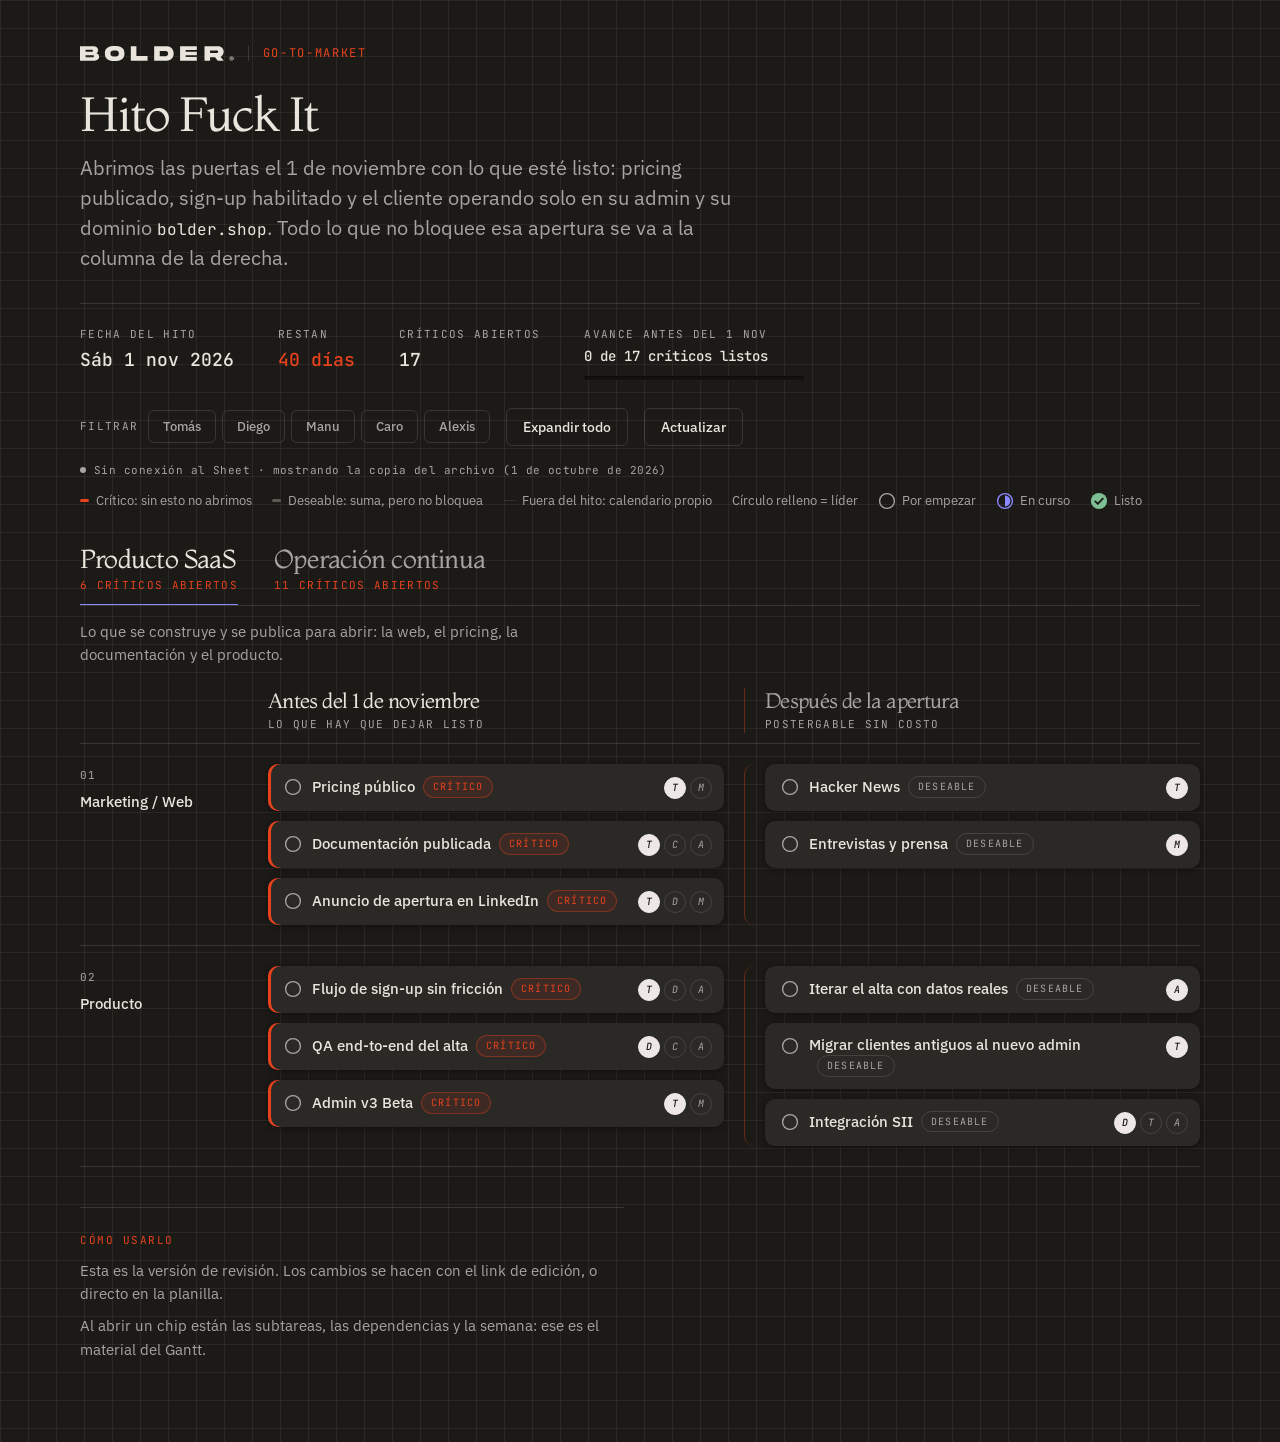
<file: index.html>
<!doctype html>
<html lang="es">
<head>
<meta charset="utf-8">
<meta name="viewport" content="width=device-width, initial-scale=1, viewport-fit=cover">
<title>Hito Fuck It — Bolder</title>
<meta name="description" content="Tablero de la apertura de Bolder: 1 de noviembre de 2026.">
<link rel="preconnect" href="https://fonts.googleapis.com">
<link rel="preconnect" href="https://fonts.gstatic.com" crossorigin>
<link rel="stylesheet" href="https://fonts.googleapis.com/css2?family=IBM+Plex+Sans:wght@400;500;600&family=JetBrains+Mono:wght@400;500&family=Montaga&display=swap">
<style>
html, body { margin: 0; }
img, svg { max-width: 100%; }
[hidden] { display: none !important; }
/* ============================================================
   Tablero Hito Fuck It — sobre el design language de Bolder
   Superficie única oscura: base --ink, paneles --ink-soft, wells #141311.
   ============================================================ */

:root {
  color-scheme: dark;

  /* Core */
  --ink: #1B1A17;
  --bone: #EDE8E6;
  --white: #FFFFFF;
  --ember: #E8421D;
  --indigo: #4F46E5;

  /* Washed */
  --ember-washed: #CB6352;
  --indigo-soft: #8B87FF;
  --indigo-hover: #5B54F0;
  --ink-soft: #2A2925;
  --well: #141311;

  /* Semantic */
  --text: #E9E4DC;
  --muted: #a7a5a2;
  --line: rgba(233, 228, 220, .14);
  --line-faint: rgba(233, 228, 220, .07);
  --ember-line: rgba(232, 66, 29, .38);
  --ember-fill: rgba(232, 66, 29, .10);

  /* Avance. --ok es el verde "valid" del manual; --ok-soft es su versión
     aclarada para leerse sobre superficie oscura (derivado, no está en DESIGN.md). */
  --ok: #3D7A4E;
  --ok-soft: #7DBE93;
  --doing-wash: rgba(104, 101, 169, .28);
  --done-wash: rgba(61, 122, 78, .22);

  /* Tipografía */
  --font-display: "Flecha M", "Flecha S", "Montaga", Georgia, serif;
  --font-body: "IBM Plex Sans", -apple-system, BlinkMacSystemFont, "Segoe UI", sans-serif;
  --font-mono: "JetBrains Mono", ui-monospace, SFMono-Regular, Menlo, monospace;

  /* Forma */
  --radius: 6px;
  --radius-panel: 10px;
  --radius-overlay: 14px;

  /* Elevación */
  --shadow-panel: 0 1px 6px rgba(0, 0, 0, .45);
  --shadow-float: 0 18px 40px -16px rgba(0, 0, 0, .6);
  --shadow-heavy: 0 30px 80px rgba(0, 0, 0, .55);
  --well-inset: inset 0 1px 2px rgba(0, 0, 0, .45);

  --measure: 34em;
  --arrive: cubic-bezier(.16, 1, .3, 1);
}

* { box-sizing: border-box; }

body {
  background-color: var(--ink);
  background-image:
    linear-gradient(var(--line-faint) 1px, transparent 1px),
    linear-gradient(90deg, var(--line-faint) 1px, transparent 1px);
  background-size: 28px 28px;
  color: var(--text);
  font-family: var(--font-body);
  font-size: 16px;
  line-height: 1.55;
  -webkit-font-smoothing: antialiased;
}

button:focus-visible, a:focus-visible, select:focus-visible {
  outline: 2px solid var(--indigo-soft);
  outline-offset: 2px;
}

.wrap {
  max-width: 1200px;
  margin: 0 auto;
  padding-inline: 40px;
  padding-block: 44px 72px;
}

/* ---------- cabecera ---------- */
.brand { display: flex; align-items: center; gap: 14px; margin-bottom: 26px; }
.brand svg { height: 15px; width: auto; color: var(--text); display: block; }
.brand .sep { width: 1px; height: 15px; background: var(--line); }
.eyebrow {
  font-family: var(--font-mono);
  font-size: 12px;
  font-weight: 400;
  letter-spacing: .14em;
  text-transform: uppercase;
  color: var(--ember);
  margin: 0;
}

h1 {
  font-family: var(--font-display);
  font-weight: 400;
  font-size: clamp(36px, 5vw, 48px);
  line-height: 1.05;
  letter-spacing: -.03em;
  margin: 0;
  text-wrap: balance;
}
.lede {
  margin: 14px 0 0;
  max-width: var(--measure);
  font-size: 20px;
  line-height: 1.5;
  color: var(--muted);
}
.mono { font-family: var(--font-mono); font-size: 16px; color: var(--text); }

/* ---------- metadatos ---------- */
.meta {
  display: flex;
  flex-wrap: wrap;
  gap: 14px 44px;
  margin-top: 30px;
  padding-top: 22px;
  border-top: 1px solid var(--line);
}
.meta div { display: flex; flex-direction: column; gap: 3px; }
.meta .k {
  font-family: var(--font-mono);
  font-size: 11px;
  letter-spacing: .12em;
  text-transform: uppercase;
  color: var(--muted);
}
.meta .v {
  font-family: var(--font-mono);
  font-weight: 500;
  font-size: 18px;
  font-variant-numeric: tabular-nums;
  color: var(--text);
}
.meta .v.hot { color: var(--ember); }

/* ---------- controles ---------- */
.controls { display: flex; flex-wrap: wrap; align-items: center; gap: 8px 16px; margin-top: 28px; }
.filters { display: flex; flex-wrap: wrap; align-items: center; gap: 6px; }
.filters .k {
  font-family: var(--font-mono);
  font-size: 11px;
  letter-spacing: .12em;
  text-transform: uppercase;
  color: var(--muted);
  margin-right: 4px;
}

.btn {
  font-family: var(--font-body);
  font-weight: 500;
  font-size: 14px;
  padding: 9px 16px;
  border-radius: var(--radius);
  border: 1px solid transparent;
  cursor: pointer;
  transition: all .18s;
  text-decoration: none;
  display: inline-block;
}
.btn:active { transform: scale(.98); }
.btn-indigo { background: var(--indigo); color: #fff; }
.btn-indigo:hover { background: var(--indigo-hover); }
.btn-ghost { background: transparent; color: var(--text); border-color: var(--line); }
.btn-ghost:hover { border-color: rgba(233, 228, 220, .3); }
.btn-quiet {
  background: transparent;
  color: var(--muted);
  border-color: var(--line);
  padding: 7px 14px;
  font-size: 13px;
}
.btn-quiet:hover { color: var(--text); border-color: rgba(233, 228, 220, .3); }
.btn-quiet[aria-pressed="true"] { background: var(--indigo); border-color: var(--indigo); color: #fff; }

/* ---------- estado de sincronía ---------- */
.syncline {
  display: flex;
  align-items: center;
  gap: 8px;
  margin-top: 16px;
  font-family: var(--font-mono);
  font-size: 11px;
  letter-spacing: .04em;
  color: var(--muted);
}
.syncdot { width: 6px; height: 6px; border-radius: 50%; background: var(--muted); flex-shrink: 0; }
.syncdot.live { background: var(--ember-washed); }

/* ---------- leyenda ---------- */
.legend {
  display: flex;
  flex-wrap: wrap;
  gap: 8px 20px;
  margin-top: 12px;
  font-size: 13px;
  color: var(--muted);
}
.legend span { display: inline-flex; align-items: center; gap: 7px; }
.swatch { width: 9px; height: 3px; border-radius: 2px; display: inline-block; }
.swatch.c { background: var(--ember); }
.swatch.d { background: rgba(233, 228, 220, .32); }
.legend .mk { display: inline-flex; align-items: center; gap: 6px; }
.legend .mk svg { display: block; }
.legend .mk[data-mark="doing"] svg { color: var(--indigo-soft); }
.legend .mk[data-mark="done"] svg { color: var(--ok-soft); }
.swatch.o { background: transparent; border-top: 1px dashed var(--line); height: 0; width: 12px; }

/* ---------- pestañas ---------- */
.tabs {
  display: flex;
  gap: 8px 36px;
  margin-top: 34px;
  border-bottom: 1px solid var(--line);
  overflow-x: auto;
  scrollbar-width: none;
}
.tabs::-webkit-scrollbar { display: none; }
.tab {
  flex-shrink: 0;
  display: flex;
  flex-direction: column;
  align-items: flex-start;
  gap: 4px;
  padding: 0 0 12px;
  margin-bottom: -1px;
  background: none;
  border: 0;
  border-bottom: 2px solid transparent;
  cursor: pointer;
  text-align: left;
  color: var(--muted);
  transition: color .18s, border-color .18s;
}
.tab:hover { color: var(--text); }
.tab[aria-selected="true"] { color: var(--text); border-bottom-color: var(--indigo-soft); }
.tab-name {
  font-family: var(--font-display);
  font-weight: 400;
  font-size: 26px;
  line-height: 1.1;
  letter-spacing: -.03em;
}
.tab .cnt {
  font-family: var(--font-mono);
  font-size: 11px;
  letter-spacing: .12em;
  text-transform: uppercase;
  color: var(--ember);
}
.tab .cnt.zero { color: var(--ok-soft); }
.tabnote { margin: 14px 0 0; font-size: 15px; color: var(--muted); max-width: var(--measure); min-height: 1.55em; }

/* ---------- progreso ---------- */
.meta .prog { min-width: 220px; }
.bar { height: 4px; width: 100%; border-radius: 4px; background: var(--well); box-shadow: var(--well-inset); overflow: hidden; margin-top: 5px; }
.bar i { display: block; height: 100%; width: 0; background: var(--ok-soft); border-radius: 4px; transition: width .4s var(--arrive); }
.meta .prog .v { font-size: 14px; }

.loading { margin: 40px 0; font-family: var(--font-mono); font-size: 12px; letter-spacing: .04em; color: var(--muted); }

/* ---------- aviso ---------- */
.toast {
  position: fixed;
  left: 50%;
  bottom: 24px;
  transform: translate(-50%, 12px);
  max-width: min(480px, calc(100vw - 32px));
  background: var(--ink-soft);
  color: var(--text);
  font-size: 14px;
  padding: 12px 18px;
  border-radius: var(--radius-panel);
  box-shadow: var(--shadow-float);
  opacity: 0;
  pointer-events: none;
  transition: opacity .2s, transform .3s var(--arrive);
  z-index: 60;
}
.toast.on { opacity: 1; transform: translate(-50%, 0); }

/* ---------- tablero ---------- */
.board { margin-top: 22px; }
.colhead {
  display: grid;
  grid-template-columns: 168px 1fr 1fr;
  gap: 0 20px;
  align-items: end;
  padding-bottom: 10px;
}
.colhead h2 {
  font-family: var(--font-display);
  font-weight: 400;
  font-size: 21px;
  letter-spacing: -.03em;
  line-height: 1.15;
  margin: 0;
  color: var(--text);
}
.colhead .sub {
  display: block;
  font-family: var(--font-mono);
  font-size: 11px;
  letter-spacing: .12em;
  text-transform: uppercase;
  color: var(--muted);
  margin-top: 4px;
}
.colhead .later h2 { color: var(--muted); }
.deadline-col { padding-left: 20px; border-left: 1px solid var(--ember-line); }

.lane {
  display: grid;
  grid-template-columns: 168px 1fr 1fr;
  gap: 0 20px;
  padding: 20px 0;
  border-top: 1px solid var(--line);
}
.lane:last-of-type { border-bottom: 1px solid var(--line); }
.lane-name { padding-top: 3px; }
.lane-name .n {
  display: block;
  font-family: var(--font-mono);
  font-size: 11px;
  letter-spacing: .12em;
  color: var(--muted);
  margin-bottom: 5px;
}
.lane-name .nm { font-size: 15px; font-weight: 500; line-height: 1.3; color: var(--text); }

.col { display: flex; flex-direction: column; gap: 10px; min-width: 0; min-height: 48px; border-radius: var(--radius-panel); }
.col.later { padding-left: 20px; border-left: 1px solid var(--ember-line); }
.col.dragover { background: rgba(79, 70, 229, .1); outline: 1px dashed var(--indigo-soft); outline-offset: 4px; }

.addhere {
  font-family: var(--font-body);
  font-size: 13px;
  color: var(--muted);
  background: transparent;
  border: 1px dashed var(--line);
  border-radius: var(--radius);
  padding: 9px 12px;
  cursor: pointer;
  text-align: left;
  transition: all .18s;
}
.addhere:hover { color: var(--indigo-soft); border-color: var(--indigo-soft); }

/* ---------- chips ---------- */
.chip {
  --drop: 0 0 0 0 transparent;
  --edge: inset 0 0 0 0 transparent;
  --ring: inset 0 0 0 0 transparent;
  background: var(--ink-soft);
  border-radius: var(--radius-panel);
  box-shadow: var(--drop), var(--edge), var(--ring), var(--shadow-panel);
  overflow: hidden;
  transition: opacity .18s, box-shadow .18s, background-color .18s;
}
/* El borde ember marca lo crítico que sigue abierto; al estar Listo se apaga. */
.chip.crit:not(.av-done) { --edge: inset 3px 0 0 var(--ember); }
.chip.av-doing {
  background: linear-gradient(var(--doing-wash), var(--doing-wash)), var(--ink-soft);
  --ring: inset 0 0 0 1px rgba(139, 135, 255, .32);
}
.chip.av-done {
  background: linear-gradient(var(--done-wash), var(--done-wash)), var(--ink-soft);
  --ring: inset 0 0 0 1px rgba(125, 190, 147, .30);
}
.chip.av-done .chip-title { color: var(--muted); }
.chip.out { background: transparent; border: 1px dashed var(--line); box-shadow: none; }
.chip.out.dropbefore { box-shadow: var(--drop); }
.chip.dim { opacity: .26; }
.chip.dragging { opacity: .4; }
.chip.dropbefore { --drop: 0 -3px 0 -1px var(--indigo-soft); }

/* ---------- marca de avance ---------- */
.mark {
  width: 22px;
  height: 22px;
  flex-shrink: 0;
  display: grid;
  place-items: center;
  padding: 0;
  margin-top: 0;
  background: transparent;
  border: 0;
  border-radius: 50%;
  color: var(--muted);
}
.mark svg { display: block; }
.mark.av-doing { color: var(--indigo-soft); }
.mark.av-done { color: var(--ok-soft); }
button.mark { cursor: pointer; transition: transform .18s var(--arrive), color .18s; }
button.mark:hover { transform: scale(1.12); }
button.mark:active { transform: scale(.94); }

.chip-head { display: flex; align-items: flex-start; gap: 8px; padding: 12px 12px 12px 14px; }
.chip-open {
  flex: 1;
  min-width: 0;
  display: flex;
  align-items: flex-start;
  gap: 12px;
  text-align: left;
  font: inherit;
  color: inherit;
  background: none;
  border: 0;
  padding: 0;
  cursor: pointer;
}
.chip-title { flex: 1; min-width: 0; font-size: 15px; font-weight: 500; line-height: 1.35; }
.chip.out .chip-title { color: var(--muted); font-weight: 400; }

.badge {
  display: inline-block;
  font-family: var(--font-mono);
  font-size: 10px;
  font-weight: 400;
  letter-spacing: .12em;
  text-transform: uppercase;
  padding: 3px 9px;
  border-radius: 100px;
  border: 1px solid var(--line);
  color: var(--muted);
  margin-left: 8px;
  vertical-align: 2px;
  white-space: nowrap;
}
.badge.crit { color: var(--ember); border-color: var(--ember-line); background: var(--ember-fill); }
.badge.out { border-color: transparent; padding-left: 0; }

.people { display: flex; gap: 4px; flex-shrink: 0; padding-top: 1px; }
.who {
  width: 22px;
  height: 22px;
  border-radius: 50%;
  display: grid;
  place-items: center;
  font-family: var(--font-mono);
  font-size: 10px;
  border: 1px solid var(--line);
  color: var(--muted);
  background: transparent;
}
.who.lead { background: var(--bone); border-color: var(--bone); color: var(--ink); font-weight: 500; }

.chip-tools { display: flex; gap: 2px; flex-shrink: 0; align-self: flex-start; }
.tool {
  width: 24px;
  height: 22px;
  display: grid;
  place-items: center;
  font-size: 12px;
  line-height: 1;
  color: var(--muted);
  background: transparent;
  border: 1px solid transparent;
  border-radius: 4px;
  cursor: pointer;
  transition: all .18s;
}
.tool:hover { color: var(--indigo-soft); border-color: var(--line); }
.grip { color: var(--muted); font-size: 13px; line-height: 1.4; cursor: grab; user-select: none; opacity: .55; }
.grip:active { cursor: grabbing; }

.detail {
  border-top: 1px solid var(--line);
  padding: 14px;
  background: var(--well);
  box-shadow: var(--well-inset);
  font-size: 14px;
}
.detail ul { margin: 0; padding-left: 18px; display: flex; flex-direction: column; gap: 6px; }
.detail li { color: var(--muted); }
.detail li b { color: var(--text); font-weight: 500; }
.detail .empty { color: var(--muted); font-style: italic; margin: 0; }
.facts {
  display: flex;
  flex-wrap: wrap;
  gap: 5px 20px;
  margin-top: 13px;
  padding-top: 12px;
  border-top: 1px solid var(--line);
  font-family: var(--font-mono);
  font-size: 11px;
  color: var(--muted);
}
.facts b { color: var(--text); font-weight: 400; }

/* ---------- editor ---------- */
.overlay {
  position: fixed;
  inset: 0;
  background: rgba(10, 9, 8, .72);
  display: flex;
  align-items: flex-start;
  justify-content: center;
  padding: 32px 20px;
  overflow-y: auto;
  z-index: 50;
}
.sheet {
  background: var(--ink-soft);
  border-radius: var(--radius-overlay);
  box-shadow: var(--shadow-heavy);
  width: 100%;
  max-width: 540px;
  padding: 26px;
}
.sheet h2 {
  font-family: var(--font-display);
  font-weight: 400;
  font-size: 26px;
  letter-spacing: -.03em;
  margin: 0 0 20px;
}
.field { display: flex; flex-direction: column; gap: 6px; margin-bottom: 16px; }
.field > label, .grouplabel {
  font-family: var(--font-mono);
  font-size: 11px;
  letter-spacing: .12em;
  text-transform: uppercase;
  color: var(--muted);
}
.field input[type="text"], .field select, .field textarea, .ptable {
  font-family: var(--font-body);
  font-size: 15px;
  color: var(--text);
  background: var(--well);
  border: 1px solid rgba(233, 228, 220, .12);
  border-radius: var(--radius);
  box-shadow: var(--well-inset);
  padding: 10px 12px;
  width: 100%;
  transition: border-color 150ms linear, background-color 150ms linear, box-shadow 150ms linear;
}
.field input[type="text"], .field select { height: 42px; }
.field input[type="text"]:focus, .field select:focus, .field textarea:focus {
  border-color: var(--indigo-soft);
  background: var(--ink-soft);
  box-shadow: none;
  outline: none;
}
.field textarea { min-height: 96px; resize: vertical; line-height: 1.5; }
.two { display: grid; grid-template-columns: 1fr 1fr; gap: 14px; }
.hint { font-size: 13px; color: var(--muted); }
.ptable { display: flex; flex-direction: column; gap: 4px; padding: 10px 12px; }
.prow { display: grid; grid-template-columns: 1fr auto; align-items: center; gap: 12px; font-size: 15px; }
.prow label { display: flex; align-items: center; gap: 8px; cursor: pointer; }
.prow .leadlab { font-family: var(--font-mono); font-size: 11px; letter-spacing: .08em; color: var(--muted); }
.prow input { accent-color: var(--indigo); }
.sheet-actions {
  display: flex;
  flex-wrap: wrap;
  gap: 8px;
  margin-top: 22px;
  padding-top: 20px;
  border-top: 1px solid var(--line);
}
.sheet-actions .spacer { flex: 1; }
.btn-danger {
  font-family: var(--font-body);
  font-weight: 500;
  font-size: 14px;
  color: var(--ember-washed);
  background: transparent;
  border: 1px solid var(--line);
  border-radius: var(--radius);
  padding: 9px 16px;
  cursor: pointer;
  transition: all .18s;
}
.btn-danger:hover { border-color: var(--ember-line); color: var(--ember); }

/* ---------- pie ---------- */
.notes { margin-top: 40px; padding-top: 24px; border-top: 1px solid var(--line); max-width: var(--measure); }
.notes h3 {
  font-family: var(--font-mono);
  font-size: 11px;
  font-weight: 400;
  letter-spacing: .14em;
  text-transform: uppercase;
  color: var(--ember);
  margin: 0 0 10px;
}
.notes p { font-size: 15px; color: var(--muted); margin: 0 0 9px; }
.notes b { color: var(--text); font-weight: 500; }

/* ---------- responsive ---------- */
@media (max-width: 860px) {
  .wrap { padding-inline: 20px; }
  .colhead { display: none; }
  .lane { grid-template-columns: 1fr; gap: 14px; padding: 24px 0; }
  .col.later, .deadline-col { padding-left: 0; border-left: 0; }
  .col::before {
    font-family: var(--font-mono);
    font-size: 10px;
    letter-spacing: .12em;
    text-transform: uppercase;
    color: var(--muted);
  }
  .col.before::before { content: "Antes del 1 nov"; color: var(--ember); }
  .col.later::before { content: "Después de la apertura"; padding-top: 6px; border-top: 1px solid var(--ember-line); }
  .two { grid-template-columns: 1fr; }
  .lede { font-size: 18px; }
  .tab-name { font-size: 22px; }
  .tabs { gap: 8px 24px; margin-inline: -20px; padding-inline: 20px; }
}

@media (prefers-reduced-motion: reduce) {
  * { transition: none !important; animation: none !important; }
  .btn:active { transform: none; }
}
</style>
</head>
<body>
<div class="wrap">
  <div class="brand">
    <svg viewBox="0 0 43.395592 4.235487" role="img" aria-label="Bolder" fill="currentColor">
      <g transform="translate(-285.21888,-132.3525)">
        <g transform="matrix(1.494811,0,0,1.494811,-1636.2061,-543.18687)">
          <path d="m 1286.4496,454.05103 v -0.36172 h 1.4167 c 0.091,0 0.1647,0.0904 0.1647,0.18086 0,0.0904 -0.074,0.18086 -0.1647,0.18086 z m 1.2197,-1.41673 c 0.091,0 0.1648,0.0904 0.1648,0.18086 0,0.0904 -0.074,0.18288 -0.1648,0.18288 h -1.2197 v -0.36374 z m 0.84,0.66315 c 0.1929,-0.12258 0.3135,-0.32152 0.3135,-0.58075 0.01,-0.47024 -0.3899,-0.72545 -0.8581,-0.72344 h -2.5681 v 2.70083 h 2.7671 c 0.4641,0 0.8621,-0.2532 0.8561,-0.72544 0,-0.33962 -0.205,-0.57273 -0.5105,-0.6712 z"/>
          <path d="m 1291.9461,451.92293 c -1.0168,0.002 -1.8488,0.29539 -1.8447,1.31826 v 0.19693 c 0,1.02086 0.8279,1.31625 1.8447,1.31827 1.0149,-0.002 1.8468,-0.29741 1.8428,-1.31827 v -0.19693 c 0,-1.02085 -0.8259,-1.31826 -1.8428,-1.31826 z m 0.7897,1.44888 c 0.01,0.4421 -0.3596,0.52248 -0.7897,0.52851 -0.432,-0.006 -0.7978,-0.0864 -0.7917,-0.52851 v -0.0663 c -0.01,-0.4401 0.3597,-0.52048 0.7917,-0.52651 0.4301,0.006 0.7958,0.0864 0.7897,0.52651 z"/>
          <path d="m 1294.9951,451.98924 v 2.70084 h 3.161 V 453.834 h -2.108 v -1.84476 z"/>
          <path d="m 1302.041,453.34368 c 0,0.27129 -0.1547,0.49434 -0.4281,0.49434 h -1.1534 v -0.98869 h 1.1534 c 0.2734,0 0.4281,0.22105 0.4281,0.49435 z m -2.6345,-1.35042 v 2.70083 h 2.4034 c 0.7415,0.0102 1.2921,-0.61693 1.2861,-1.35041 0.01,-0.7375 -0.5446,-1.36046 -1.2861,-1.35042 z"/>
          <path d="m 1304.3021,454.69409 h 3.1611 v -0.6933 h -2.108 v -0.34563 h 2.108 v -0.62497 h -2.108 v -0.34565 h 2.108 v -0.69128 h -3.1611 z"/>
          <path d="m 1308.9166,451.99125 v 2.70083 h 1.0529 v -0.65913 h 0.9405 l 0.5084,0.65913 h 1.1214 l -0.5888,-0.7576 c 0.1769,-0.0824 0.3195,-0.20698 0.426,-0.36975 0.1085,-0.16478 0.1628,-0.34966 0.1628,-0.55262 0.01,-0.55867 -0.4642,-1.02689 -1.0208,-1.02086 z m 2.3371,0.78976 c 0.1286,0 0.2311,0.10248 0.2311,0.2311 0,0.0623 -0.022,0.11655 -0.068,0.16276 -0.044,0.0443 -0.099,0.0663 -0.1627,0.0663 h -1.2842 v -0.46018 z"/>
        </g>
        <g transform="matrix(0.08966637,0,0,0.08966637,262.54614,106.33259)">
          <g transform="translate(1619.0609,-1938.732)">
            <path d="m -889.85522,2271.5339 h -1.68275 v -6.6145 h 2.65641 q 1.32292,0 2.00025,0.5715 0.67734,0.5609 0.67734,1.524 0,0.6667 -0.34925,1.1641 -0.33867,0.4869 -1.00542,0.7409 l 1.69333,2.614 h -1.89441 l -1.32292,-2.2225 -0.77258,0.063 z m 0.81491,-3.429 q 0.53975,-0.042 0.8255,-0.2751 0.28575,-0.2329 0.28575,-0.7091 0,-0.8678 -1.24883,-0.8678 h -0.70908 v 1.8732 z"/>
            <circle cx="-889.01929" cy="2268.3264" r="6.0323477" fill="none" stroke="currentColor" stroke-width="1.5" stroke-linecap="round" stroke-linejoin="bevel"/>
          </g>
        </g>
      </g>
    </svg>
    <span class="sep"></span>
    <p class="eyebrow">Go-to-market</p>
  </div>

  <h1>Hito Fuck It</h1>
  <p class="lede">Abrimos las puertas el 1 de noviembre con lo que esté listo: pricing publicado, sign-up habilitado y el cliente operando solo en su admin y su dominio <span class="mono">bolder.shop</span>. Todo lo que no bloquee esa apertura se va a la columna de la derecha.</p>

  <div class="meta">
    <div><span class="k">Fecha del hito</span><span class="v">Sáb 1 nov 2026</span></div>
    <div><span class="k">Restan</span><span class="v hot" id="left">40 días</span></div>
    <div><span class="k">Críticos abiertos</span><span class="v" id="critcount">–</span></div>
    <div class="prog"><span class="k">Avance antes del 1 nov</span><span class="v" id="progtxt">–</span><div class="bar"><i id="progbar"></i></div></div>
  </div>

  <div class="controls">
    <div class="filters">
      <span class="k">Filtrar</span>
      <button class="btn btn-quiet" data-p="T" aria-pressed="false">Tomás</button>
      <button class="btn btn-quiet" data-p="D" aria-pressed="false">Diego</button>
      <button class="btn btn-quiet" data-p="M" aria-pressed="false">Manu</button>
      <button class="btn btn-quiet" data-p="C" aria-pressed="false">Caro</button>
      <button class="btn btn-quiet" data-p="A" aria-pressed="false">Alexis</button>
    </div>
    <button class="btn btn-indigo editonly" id="addBtn" hidden>+ Compromiso</button>
    <button class="btn btn-ghost" id="toggleAll" aria-pressed="false">Expandir todo</button>
    <button class="btn btn-ghost" id="refreshBtn">Actualizar</button>
  </div>

  <div class="syncline"><i class="syncdot" id="syncdot"></i><span id="syncmsg">Leyendo el Sheet…</span></div>

  <div class="legend">
    <span><i class="swatch c"></i> Crítico: sin esto no abrimos</span>
    <span><i class="swatch d"></i> Deseable: suma, pero no bloquea</span>
    <span><i class="swatch o"></i> Fuera del hito: calendario propio</span>
    <span>Círculo relleno = líder</span>
    <span class="mk" data-mark="todo">Por empezar</span>
    <span class="mk" data-mark="doing">En curso</span>
    <span class="mk" data-mark="done">Listo</span>
  </div>

  <div class="tabs" id="tabs" role="tablist" aria-label="Vistas del tablero"></div>
  <p class="tabnote" id="tabnote"></p>

  <div class="board" id="board"></div>
  <div class="toast" id="toast" role="status" aria-live="polite"></div>

  <div class="notes">
    <h3>Cómo usarlo</h3>
    <div id="usoBody">
      <p>Esta es la versión de revisión. Los cambios se hacen con el link de edición, o directo en la planilla.</p>
      <p>Al abrir un chip están las subtareas, las dependencias y la semana: ese es el material del Gantt.</p>
    </div>
  </div>
</div>

<script>
/* Copia incluida en el archivo: lo que se muestra si el Sheet no responde. */
var BUILD_DATE = "1 de octubre de 2026";
var FALLBACK_ROWS = [
 {
  "id": "mkt-pricing",
  "carril": "Marketing / Web",
  "columna": "Antes",
  "estado": "Crítico",
  "titulo": "Pricing público",
  "lider": "Tomás",
  "participantes": "Manu",
  "semana": "1–2",
  "dependencia": "Bloquea: sign-up · guion de venta · anuncio",
  "subtareas": "Manu — revisar el pricing ya trabajado: planes, límites y precios\nManu — ajustar la información que quedó desalineada\nTomás — publicar la página de pricing\nTomás — linkearla desde el sitio y desde el sign-up",
  "orden": 1,
  "avance": "Por empezar"
 },
 {
  "id": "mkt-docs",
  "carril": "Marketing / Web",
  "columna": "Antes",
  "estado": "Crítico",
  "titulo": "Documentación publicada",
  "lider": "Tomás",
  "participantes": "Caro, Alexis",
  "semana": "2–3",
  "dependencia": "Bloquea: auto-atención de soporte",
  "subtareas": "Alexis — revisión básica de la documentación de API (ya existe)\nCaro — complementar la documentación de cliente final\nTomás — publicar ambas y linkearlas desde el sitio",
  "orden": 2.5,
  "avance": "Por empezar"
 },
 {
  "id": "mkt-linkedin",
  "carril": "Marketing / Web",
  "columna": "Antes",
  "estado": "Crítico",
  "titulo": "Anuncio de apertura en LinkedIn",
  "lider": "Tomás",
  "participantes": "Diego, Manu",
  "semana": "6",
  "dependencia": "Depende de: pricing público · QA del alta",
  "subtareas": "Definir el mensaje: qué abre, para quién y qué cambia respecto de hoy\nPosts desde los perfiles de los 3 + la página de Bolder\nPublicar el 1/11, no antes",
  "orden": 4,
  "avance": "Por empezar"
 },
 {
  "id": "mkt-hn",
  "carril": "Marketing / Web",
  "columna": "Después",
  "estado": "Deseable",
  "titulo": "Hacker News",
  "lider": "Tomás",
  "participantes": "",
  "semana": "",
  "dependencia": "",
  "subtareas": "Show HN con el ángulo técnico: headless y casi 20 años de plataforma\nElegir día y hora, y tener preparadas las respuestas del hilo\nRequiere alta estable y documentación de API decente",
  "orden": 1,
  "avance": "Por empezar"
 },
 {
  "id": "mkt-prensa",
  "carril": "Marketing / Web",
  "columna": "Después",
  "estado": "Deseable",
  "titulo": "Entrevistas y prensa",
  "lider": "Manu",
  "participantes": "",
  "semana": "",
  "dependencia": "",
  "subtareas": "Lista de podcasts, medios y newsletters de ecommerce LATAM\nContactar potenciales entrevistados con el caso ya abierto",
  "orden": 2,
  "avance": "Por empezar"
 },
 {
  "id": "prod-signup",
  "carril": "Producto",
  "columna": "Antes",
  "estado": "Crítico",
  "titulo": "Flujo de sign-up sin fricción",
  "lider": "Tomás",
  "participantes": "Diego, Alexis",
  "semana": "1–4",
  "dependencia": "Ruta crítica · depende de pricing y T&C",
  "subtareas": "Revisar el flujo actual: existe, pero es básico y pasa por el equipo\nLevantar las observaciones y traspasarlas a desarrollo\nPriorizar e implementar: alta directa hasta admin + dominio bolder.shop\nIncorporar la aceptación de T&C dentro del flujo",
  "orden": 2,
  "avance": "Por empezar"
 },
 {
  "id": "prod-qa",
  "carril": "Producto",
  "columna": "Antes",
  "estado": "Crítico",
  "titulo": "QA end-to-end del alta",
  "lider": "Diego",
  "participantes": "Caro, Alexis",
  "semana": "5",
  "dependencia": "Depende de: sign-up · bloqueantes",
  "subtareas": "Alta completa sin que intervenga nadie: registro → pago → admin → tienda en dominio\nProbar en móvil y con alguien ajeno al equipo mirando\nLista de errores conocidos y acuerdo de con cuáles salimos igual",
  "orden": 4,
  "avance": "Por empezar"
 },
 {
  "id": "prod-iterar",
  "carril": "Producto",
  "columna": "Después",
  "estado": "Deseable",
  "titulo": "Iterar el alta con datos reales",
  "lider": "Alexis",
  "participantes": "",
  "semana": "",
  "dependencia": "",
  "subtareas": "Dónde abandonan los primeros clientes self-service\nAjustes de fricción con los primeros 10 registros en la mano",
  "orden": 1,
  "avance": "Por empezar"
 },
 {
  "id": "prod-migrar",
  "carril": "Producto",
  "columna": "Después",
  "estado": "Deseable",
  "titulo": "Migrar clientes antiguos al nuevo admin",
  "lider": "Tomás",
  "participantes": "",
  "semana": "",
  "dependencia": "",
  "subtareas": "Solo si no quedó como bloqueante en la semana 1\nPlan de migración por tandas, avisando a cada cliente",
  "orden": 2,
  "avance": "Por empezar"
 },
 {
  "id": "chp-soporte",
  "carril": "Customer Happiness",
  "columna": "Antes",
  "estado": "Crítico",
  "titulo": "Canalización y auto-respuestas de soporte",
  "lider": "Caro",
  "participantes": "Alexis",
  "semana": "2–5",
  "dependencia": "Depende de: documentación de cliente final",
  "subtareas": "Definir por dónde entra el cliente self-service, que no llega por Slack\nFAQ y respuestas automáticas para lo repetitivo\nReglas de derivación: qué resuelve Caro, qué va a Alexis, qué escala\nTiempo de respuesta que comprometemos y quién lo mira",
  "orden": 1,
  "avance": "Por empezar"
 },
 {
  "id": "chp-postalta",
  "carril": "Customer Happiness",
  "columna": "Después",
  "estado": "Deseable",
  "titulo": "Seguimiento post-alta",
  "lider": "Caro",
  "participantes": "Manu",
  "semana": "4–5",
  "dependencia": "Depende de: sign-up funcionando",
  "subtareas": "Quién se entera cuando entra un cliente nuevo: alerta automática a Slack\nContacto en día 1 y día 7, y qué se le pregunta en cada uno\nCriterio para pasarlo a Manu como oportunidad comercial",
  "orden": 4,
  "avance": "Por empezar"
 },
 {
  "id": "chp-deriv",
  "carril": "Customer Happiness",
  "columna": "Después",
  "estado": "Deseable",
  "titulo": "Derivación afinada con casos reales",
  "lider": "Caro",
  "participantes": "Alexis",
  "semana": "",
  "dependencia": "",
  "subtareas": "Reclasificar los tickets reales de las primeras semanas\nAutomatizar lo que se repita, no lo que suponemos que se va a repetir",
  "orden": 1,
  "avance": "Por empezar"
 },
 {
  "id": "chp-estandar",
  "carril": "Customer Happiness",
  "columna": "Después",
  "estado": "Deseable",
  "titulo": "Estándar de servicio y rol proactivo",
  "lider": "Caro",
  "participantes": "Diego",
  "semana": "",
  "dependencia": "",
  "subtareas": "Escribir el estándar antes de que el volumen lo defina solo\nEvolución del rol hacia happiness proactivo, con carga acotada",
  "orden": 2,
  "avance": "Por empezar"
 },
 {
  "id": "chp-semaforo",
  "carril": "Customer Happiness",
  "columna": "Antes",
  "estado": "Crítico",
  "titulo": "Semáforo de clientes",
  "lider": "Diego",
  "participantes": "Caro",
  "semana": "",
  "dependencia": "",
  "subtareas": "Terminar el verde / amarillo / rojo ya iniciado\nAnticipar churn de la cartera actual mientras entran los nuevos",
  "orden": 2,
  "avance": "Por empezar"
 },
 {
  "id": "sales-guion",
  "carril": "Sales / BizDev",
  "columna": "Antes",
  "estado": "Crítico",
  "titulo": "Guion de venta con pricing a la vista",
  "lider": "Manu",
  "participantes": "",
  "semana": "3–4",
  "dependencia": "Depende de: pricing público",
  "subtareas": "El discurso cambia cuando el precio es público: ajustarlo antes, no después\nRespuesta a \"¿por qué esto y no Shopify?\" con el precio en pantalla\nQué se hace con el lead que ya se dio de alta solo",
  "orden": 1,
  "avance": "Por empezar"
 },
 {
  "id": "sales-ref",
  "carril": "Sales / BizDev",
  "columna": "Antes",
  "estado": "Crítico",
  "titulo": "Estructura de referidos",
  "lider": "Manu",
  "participantes": "Diego, Caro",
  "semana": "2–3",
  "dependencia": "",
  "subtareas": "Ficha de captura: qué información se le pide a quien refiere para que sirva\nCómo y en cuánto tiempo se traspasa al agente comercial\nDónde queda registrado y quién hace el seguimiento\nCasos vivos para probarla: Canal Cero, Manuel Suárez, Entre Lagos",
  "orden": 2,
  "avance": "Por empezar"
 },
 {
  "id": "sales-out",
  "carril": "Sales / BizDev",
  "columna": "Antes",
  "estado": "Crítico",
  "titulo": "Estructura outbound con metas",
  "lider": "Manu",
  "participantes": "",
  "semana": "2–4",
  "dependencia": "",
  "subtareas": "Meta de clientes nuevos por mes, y desde ahí la cadena hacia atrás\nCuántos leads contactar, tasa de respuesta y tasa de cierre esperadas\nFuentes (WhatsApp, Google Maps) y dónde se registra cada contacto",
  "orden": 3,
  "avance": "Por empezar"
 },
 {
  "id": "sales-tracks",
  "carril": "Sales / BizDev",
  "columna": "Después",
  "estado": "Fuera del hito",
  "titulo": "Tracks comerciales en marcha",
  "lider": "Manu",
  "participantes": "Tomás, Diego",
  "semana": "",
  "dependencia": "Meta mensual propia",
  "subtareas": "Outbound (velociraptores), B2B (brontosaurios) y referidos corren con su propia meta mensual\nNo entran al Gantt del hito: solo su estructura, que está en la columna de la izquierda",
  "orden": 1,
  "avance": "Por empezar"
 },
 {
  "id": "fin-tyc",
  "carril": "Finanzas / Admin",
  "columna": "Antes",
  "estado": "Crítico",
  "titulo": "T&C y política de privacidad publicadas",
  "lider": "Diego",
  "participantes": "Tomás",
  "semana": "1–4",
  "dependencia": "Bloquea: el sign-up",
  "subtareas": "Cerrar lo que falta de los documentos, que están avanzados\nRevisión legal externa: estructura Fork y subprocesadores del DPA\nPublicarlos en el sitio y linkearlos\nAceptación explícita dentro del alta, no en un PDF aparte",
  "orden": 1,
  "avance": "Por empezar"
 },
 {
  "id": "fin-cobro",
  "carril": "Finanzas / Admin",
  "columna": "Antes",
  "estado": "Crítico",
  "titulo": "Cobro del alta self-service",
  "lider": "Diego",
  "participantes": "Tomás",
  "semana": "2–4",
  "dependencia": "Depende de: pricing definido",
  "subtareas": "El medio de pago ya está activo: definir cómo se conecta al flujo\n¿Hay trial? ¿Cuándo se cobra el primer mes? ¿Qué pasa si el cobro falla?\nEmisión del documento tributario al cliente nuevo desde el día uno",
  "orden": 2,
  "avance": "Por empezar"
 },
 {
  "id": "fin-factura",
  "carril": "Finanzas / Admin",
  "columna": "Después",
  "estado": "Deseable",
  "titulo": "Facturación automatizada",
  "lider": "Diego",
  "participantes": "",
  "semana": "",
  "dependencia": "",
  "subtareas": "Emisión y envío automáticos a toda la cartera, no solo a los nuevos\nVa después porque el volumen del primer mes se aguanta a mano",
  "orden": 1,
  "avance": "Por empezar"
 },
 {
  "id": "fin-proy",
  "carril": "Finanzas / Admin",
  "columna": "Después",
  "estado": "Deseable",
  "titulo": "Proyección y sueldos sin sobrecarga",
  "lider": "Diego",
  "participantes": "",
  "semana": "",
  "dependencia": "",
  "subtareas": "Simplificar la proyección financiera y el tracking de pagos\nActualizar la proyección de ingresos con la información comercial de todos los tracks\nRevisar el supuesto de sueldos de noviembre contra las tiendas que realmente entren",
  "orden": 2,
  "avance": "Por empezar"
 },
 {
  "id": "fin-tools",
  "carril": "Finanzas / Admin",
  "columna": "Después",
  "estado": "Deseable",
  "titulo": "Herramientas del equipo",
  "lider": "Diego",
  "participantes": "",
  "semana": "",
  "dependencia": "",
  "subtareas": "Contratar la suscripción de equipo de Claude para todas las áreas\nRevisar el plan de Slack: hoy se paga de más por los clientes incluidos",
  "orden": 3,
  "avance": "Por empezar"
 },
 {
  "id": "cmucq4d3qods",
  "carril": "Projects",
  "columna": "Antes",
  "estado": "Crítico",
  "titulo": "Ecommerce Yves Rocher",
  "lider": "Diego",
  "participantes": "Caro",
  "semana": "",
  "dependencia": "",
  "subtareas": "",
  "orden": 1,
  "avance": "Por empezar"
 },
 {
  "id": "cmucq4z2dmgb",
  "carril": "Projects",
  "columna": "Antes",
  "estado": "Crítico",
  "titulo": "Integración Brevo",
  "lider": "Diego",
  "participantes": "Tomás",
  "semana": "",
  "dependencia": "",
  "subtareas": "",
  "orden": 2,
  "avance": "Por empezar"
 },
 {
  "id": "cmucq5grr1fh",
  "carril": "Projects",
  "columna": "Antes",
  "estado": "Crítico",
  "titulo": "Nuevo ARQ+",
  "lider": "Diego",
  "participantes": "Tomás",
  "semana": "",
  "dependencia": "",
  "subtareas": "",
  "orden": 3,
  "avance": "Por empezar"
 },
 {
  "id": "cmucq87iwyww",
  "carril": "Projects",
  "columna": "Antes",
  "estado": "Crítico",
  "titulo": "Integración ITAM",
  "lider": "Caro",
  "participantes": "Diego, Alexis",
  "semana": "",
  "dependencia": "",
  "subtareas": "",
  "orden": 4,
  "avance": "Por empezar"
 },
 {
  "id": "cmucqae78if1",
  "carril": "Producto",
  "columna": "Antes",
  "estado": "Crítico",
  "titulo": "Admin v3 Beta",
  "lider": "Tomás",
  "participantes": "Manu",
  "semana": "",
  "dependencia": "",
  "subtareas": "",
  "orden": 5,
  "avance": "Por empezar"
 },
 {
  "id": "cmucqbzku31s",
  "carril": "Producto",
  "columna": "Después",
  "estado": "Deseable",
  "titulo": "Integración SII",
  "lider": "Diego",
  "participantes": "Tomás, Alexis",
  "semana": "",
  "dependencia": "",
  "subtareas": "",
  "orden": 3,
  "avance": "Por empezar"
 },
 {
  "id": "cmucqdm2cnq3",
  "carril": "Finanzas / Admin",
  "columna": "Antes",
  "estado": "Deseable",
  "titulo": "Representante legal Bolder",
  "lider": "Tomás",
  "participantes": "Diego",
  "semana": "",
  "dependencia": "",
  "subtareas": "avanzar en el traspaso a Diego\nde no tenerlo bloquea postulaciones y otros trámites que ralentizan la administración actual",
  "orden": 3,
  "avance": "Por empezar"
 }
];
</script>
<script>
(function () {
  "use strict";

  /* ============================================================
     CONFIGURACIÓN — lo único que hay que tocar
     ============================================================ */

  // URL de la aplicación web de Apps Script (termina en /exec).
  // Mientras esté vacía, la página muestra la copia incluida en el archivo.
  var API_URL = "https://script.google.com/macros/s/AKfycbwVnh3nrOV_9DTj3s7m_RTitcUQBhzmUr4BqOAavf7V3-AtGOR3H65QzirBNGfT8lMQbQ/exec";

  /* ============================================================ */

  var LANES = [
    { id: "mkt",   name: "Marketing / Web",     sheet: "Marketing / Web" },
    { id: "prod",  name: "Producto",            sheet: "Producto" },
    { id: "chp",   name: "Customer Happiness",  sheet: "Customer Happiness" },
    { id: "sales", name: "Sales / BizDev",      sheet: "Sales / BizDev" },
    { id: "fin",   name: "Finanzas / Admin",    sheet: "Finanzas / Admin" },
    { id: "proj",  name: "Projects",            sheet: "Projects" }
  ];
  // Dos pestañas, una sola base de datos: cada carril pertenece a una pestaña.
  var TABS = [
    { id: "saas", name: "Producto SaaS", lanes: ["mkt", "prod"],
      note: "Lo que se construye y se publica para abrir: la web, el pricing, la documentación y el producto." },
    { id: "ops",  name: "Operación continua", lanes: ["chp", "sales", "fin", "proj"],
      note: "Lo que tiene que funcionar alrededor del producto: soporte, ventas, finanzas y proyectos con clientes." }
  ];
  var AVANCE = { todo: "Por empezar", doing: "En curso", done: "Listo" };
  var AV_NEXT = { todo: "doing", doing: "done", done: "todo" };
  var PEOPLE = { T: "Tomás", D: "Diego", M: "Manu", C: "Caro", A: "Alexis" };
  var PORDER = ["T", "D", "M", "C", "A"];
  var KINDS = { crit: "Crítico", want: "Deseable", out: "Fuera del hito" };
  var COLS = { before: "Antes", later: "Después" };

  var BUILD = typeof BUILD_DATE === "string" ? BUILD_DATE : "";
  var LS_CACHE = "bolder-hito-cache";
  var DEFAULT_TAB = "saas";
  var FETCH_TIMEOUT = 12000;

  var state = [];
  var loaded = false;
  var tab = DEFAULT_TAB;
  var expanded = {};
  var filter = null;
  var canEdit = false;
  var editKey = "";
  var board = document.getElementById("board");

  /* ---------- normalización ---------- */
  function plain(s) {
    return String(s == null ? "" : s).normalize("NFD").replace(/[̀-ͯ]/g, "").toLowerCase().trim();
  }
  function laneFromSheet(v) {
    var p = plain(v);
    for (var i = 0; i < LANES.length; i++) if (plain(LANES[i].sheet) === p) return LANES[i].id;
    if (p.indexOf("market") > -1 || p.indexOf("web") > -1) return "mkt";
    if (p.indexOf("produc") > -1) return "prod";
    if (p.indexOf("happi") > -1 || p.indexOf("soporte") > -1) return "chp";
    if (p.indexOf("sales") > -1 || p.indexOf("bizdev") > -1 || p.indexOf("venta") > -1) return "sales";
    if (p.indexOf("finan") > -1 || p.indexOf("admin") > -1) return "fin";
    if (p.indexOf("project") > -1 || p.indexOf("proyecto") > -1) return "proj";
    return "mkt";
  }
  function avanceFromSheet(v) {
    var p = plain(v);
    if (p.indexOf("listo") > -1 || p.indexOf("hecho") > -1 || p.indexOf("complet") > -1) return "done";
    if (p.indexOf("curso") > -1 || p.indexOf("desarrollo") > -1 || p.indexOf("progreso") > -1) return "doing";
    return "todo";
  }
  function tabOfLane(laneId) {
    for (var i = 0; i < TABS.length; i++) if (TABS[i].lanes.indexOf(laneId) > -1) return TABS[i];
    return TABS[0];
  }
  function colFromSheet(v) { return plain(v).indexOf("antes") === 0 ? "before" : "later"; }
  function kindFromSheet(v) {
    var p = plain(v);
    if (p.indexOf("critic") > -1) return "crit";
    if (p.indexOf("fuera") > -1) return "out";
    return "want";
  }
  function initialFromName(v) {
    var p = plain(v);
    if (!p) return "";
    for (var k in PEOPLE) if (plain(PEOPLE[k]) === p) return k;
    for (var k2 in PEOPLE) if (plain(PEOPLE[k2]).indexOf(p) === 0 || p.indexOf(plain(PEOPLE[k2])) === 0) return k2;
    return "";
  }
  function peopleFromSheet(v) {
    return String(v || "").split(/[,;]/).map(initialFromName).filter(Boolean);
  }

  function rowToChip(r) {
    return {
      id: String(r.id || "").trim(),
      lane: laneFromSheet(r.carril),
      col: colFromSheet(r.columna),
      kind: kindFromSheet(r.estado),
      av: avanceFromSheet(r.avance),
      title: String(r.titulo || "").trim(),
      lead: initialFromName(r.lider),
      people: peopleFromSheet(r.participantes),
      week: String(r.semana || "").trim(),
      dep: String(r.dependencia || "").trim(),
      sub: String(r.subtareas || "").split("\n").map(function (s) { return s.trim(); }).filter(Boolean),
      order: Number(r.orden) || 0
    };
  }
  function chipToRow(c) {
    var lane = LANES.filter(function (l) { return l.id === c.lane; })[0];
    return {
      id: c.id,
      carril: lane ? lane.sheet : c.lane,
      columna: COLS[c.col] || "Antes",
      estado: KINDS[c.kind] || "Deseable",
      avance: AVANCE[c.av] || AVANCE.todo,
      titulo: c.title,
      lider: PEOPLE[c.lead] || "",
      participantes: (c.people || []).map(function (p) { return PEOPLE[p] || p; }).join(", "),
      semana: c.week || "",
      dependencia: c.dep || "",
      subtareas: (c.sub || []).join("\n"),
      orden: c.order || 0
    };
  }

  /* ---------- transporte ---------- */
  function cacheSave() {
    try { localStorage.setItem(LS_CACHE, JSON.stringify({ ts: Date.now(), rows: state.map(chipToRow) })); } catch (e) {}
  }
  function cacheLoad() {
    try {
      var raw = localStorage.getItem(LS_CACHE);
      if (!raw) return null;
      var o = JSON.parse(raw);
      if (o && o.rows && o.rows.length) return o;
    } catch (e) {}
    return null;
  }

  function adoptRows(rows) {
    var next = [];
    for (var i = 0; i < rows.length; i++) {
      var c = rowToChip(rows[i]);
      if (c.id && c.title) next.push(c);
    }
    if (next.length) state = next;
  }

  function fetchRows(silent) {
    if (!API_URL) { setSync(false, "Sin Sheet configurado · copia incluida en el archivo"); return Promise.resolve(); }
    if (!silent) setSync(false, "Leyendo el Sheet…");
    var timeout = new Promise(function (_, reject) { setTimeout(function () { reject(new Error("timeout")); }, FETCH_TIMEOUT); });
    var req = fetch(API_URL + "?t=" + Date.now(), { method: "GET" }).then(function (r) { return r.json(); });
    return Promise.race([req, timeout])
      .then(function (d) {
        if (!d || !d.ok || !d.rows) throw new Error("respuesta inesperada");
        adoptRows(d.rows);
        loaded = true;
        cacheSave();
        render();
        setSync(true, "Sheet · actualizado " + hhmm());
      })
      .catch(function () {
        if (!state.length) {
          // Nunca vimos el Sheet en este navegador: se muestra la copia del archivo, avisando de su fecha.
          adoptRows(FALLBACK_ROWS);
          render();
          setSync(false, "Sin conexión al Sheet · mostrando la copia del archivo" + (BUILD ? " (" + BUILD + ")" : ""));
        } else {
          setSync(false, "Sin conexión al Sheet · mostrando la última copia");
        }
      });
  }

  var pending = [];
  var flushing = false;
  function queueWrite(op, chip) {
    if (!canEdit) return;
    pending = pending.filter(function (w) { return w.id !== chip.id; });
    pending.push(op === "delete" ? { op: "delete", id: chip.id } : { op: "set", id: chip.id, data: chipToRow(chip) });
    scheduleFlush();
  }
  var flushTimer = null;
  function scheduleFlush() {
    if (flushTimer) clearTimeout(flushTimer);
    flushTimer = setTimeout(flush, 600);
  }
  function flush() {
    if (flushing || !pending.length) return;
    if (!API_URL) { setSync(false, "Sin Sheet configurado · los cambios no se guardan"); return; }
    flushing = true;
    var batch = pending;
    pending = [];
    setSync(true, "Guardando…");
    fetch(API_URL, {
      method: "POST",
      headers: { "Content-Type": "text/plain;charset=utf-8" },
      body: JSON.stringify({ key: editKey, writes: batch })
    })
      .then(function (r) { return r.json(); })
      .then(function (d) {
        flushing = false;
        if (!d || !d.ok) {
          setSync(false, d && d.error === "clave_invalida" ? "Clave de edición inválida · no se guardó" : "No se pudo guardar en el Sheet");
          return;
        }
        if (d.rows) { adoptRows(d.rows); cacheSave(); if (!overlay) render(); }
        setSync(true, "Guardado en el Sheet · " + hhmm());
        if (pending.length) scheduleFlush();
      })
      .catch(function () {
        flushing = false;
        setSync(false, "No se pudo guardar · revisa la conexión");
      });
  }

  function hhmm() {
    var d = new Date();
    return ("0" + d.getHours()).slice(-2) + ":" + ("0" + d.getMinutes()).slice(-2);
  }
  function setSync(live, msg) {
    document.getElementById("syncdot").classList.toggle("live", !!live);
    document.getElementById("syncmsg").textContent = msg;
  }

  /* ---------- helpers de estado ---------- */
  function byId(id) {
    for (var i = 0; i < state.length; i++) if (state[i].id === id) return state[i];
    return null;
  }
  function inCol(lane, col) {
    return state.filter(function (c) { return c.lane === lane && c.col === col; })
                .sort(function (a, b) { return (a.order || 0) - (b.order || 0); });
  }
  function newId() { return "c" + Date.now().toString(36) + Math.random().toString(36).slice(2, 5); }
  function clone(o) { return JSON.parse(JSON.stringify(o)); }

  function removeChip(id) {
    var chip = byId(id);
    if (!chip) return;
    state = state.filter(function (c) { return c.id !== id; });
    queueWrite("delete", chip);
    cacheSave();
    render();
  }

  /* ---------- render ---------- */
  function el(tag, cls, text) {
    var n = document.createElement(tag);
    if (cls) n.className = cls;
    if (text != null) n.textContent = text;
    return n;
  }

  function chipNode(chip) {
    var node = el("div", "chip" + (chip.kind === "crit" ? " crit" : "") + (chip.kind === "out" ? " out" : "") + " av-" + chip.av);
    node.dataset.id = chip.id;
    if (canEdit) node.draggable = true;

    var head = el("div", "chip-head");

    if (canEdit) {
      var grip = el("span", "grip", "⠿");
      grip.setAttribute("aria-hidden", "true");
      head.appendChild(grip);
    }

    head.appendChild(markNode(chip));

    var open = el("button", "chip-open");
    open.type = "button";
    open.setAttribute("aria-expanded", expanded[chip.id] ? "true" : "false");

    var t = el("span", "chip-title");
    t.appendChild(document.createTextNode(chip.title));
    t.appendChild(el("span", "badge" + (chip.kind === "crit" ? " crit" : chip.kind === "out" ? " out" : ""), KINDS[chip.kind] || "Deseable"));
    open.appendChild(t);

    var ppl = el("div", "people");
    var list = [];
    if (chip.lead) list.push(chip.lead);
    (chip.people || []).forEach(function (p) { if (p !== chip.lead) list.push(p); });
    list.forEach(function (p, i) {
      var w = el("i", "who" + (i === 0 && chip.lead ? " lead" : ""), p);
      w.title = (PEOPLE[p] || p) + (i === 0 && chip.lead ? " · líder" : "");
      ppl.appendChild(w);
    });
    open.appendChild(ppl);
    head.appendChild(open);

    if (canEdit) {
      var tools = el("div", "chip-tools");
      var move = el("button", "tool", chip.col === "before" ? "▶" : "◀");
      move.type = "button";
      move.title = chip.col === "before" ? "Mover a después de la apertura" : "Mover a antes del 1/11";
      move.addEventListener("click", function (e) {
        e.stopPropagation();
        moveChip(chip.id, chip.lane, chip.col === "before" ? "later" : "before", null);
      });
      var edit = el("button", "tool", "✎");
      edit.type = "button";
      edit.title = "Editar compromiso";
      edit.addEventListener("click", function (e) { e.stopPropagation(); openSheet(chip.id); });
      tools.appendChild(move);
      tools.appendChild(edit);
      head.appendChild(tools);
    }

    node.appendChild(head);
    if (expanded[chip.id]) node.appendChild(detailNode(chip));

    open.addEventListener("click", function () {
      expanded[chip.id] = !expanded[chip.id];
      render();
    });

    if (canEdit) {
      node.addEventListener("dragstart", function (e) {
        e.dataTransfer.setData("text/plain", chip.id);
        e.dataTransfer.effectAllowed = "move";
        node.classList.add("dragging");
      });
      node.addEventListener("dragend", function () { node.classList.remove("dragging"); clearDropHints(); });
      node.addEventListener("dragover", function (e) {
        e.preventDefault(); e.stopPropagation();
        clearDropHints(); node.classList.add("dropbefore");
      });
      node.addEventListener("drop", function (e) {
        e.preventDefault(); e.stopPropagation();
        var id = e.dataTransfer.getData("text/plain");
        clearDropHints();
        if (id && id !== chip.id) moveChip(id, chip.lane, chip.col, chip.id);
      });
    }

    return node;
  }

  function markSvg(av) {
    var ns = "http://www.w3.org/2000/svg";
    var svg = document.createElementNS(ns, "svg");
    svg.setAttribute("viewBox", "0 0 20 20");
    svg.setAttribute("width", "18");
    svg.setAttribute("height", "18");
    svg.setAttribute("aria-hidden", "true");
    function node(name, attrs) {
      var n = document.createElementNS(ns, name);
      for (var k in attrs) n.setAttribute(k, attrs[k]);
      svg.appendChild(n);
    }
    if (av === "done") {
      node("circle", { cx: 10, cy: 10, r: 9, fill: "currentColor" });
      node("path", { d: "M5.8 10.4l2.9 2.9 5.5-6", fill: "none", stroke: "#1B1A17", "stroke-width": 2, "stroke-linecap": "round", "stroke-linejoin": "round" });
    } else if (av === "doing") {
      node("circle", { cx: 10, cy: 10, r: 8.25, fill: "none", stroke: "currentColor", "stroke-width": 1.5 });
      node("path", { d: "M10 4a6 6 0 0 1 0 12z", fill: "currentColor" });
    } else {
      node("circle", { cx: 10, cy: 10, r: 8.25, fill: "none", stroke: "currentColor", "stroke-width": 1.5 });
    }
    return svg;
  }

  function markNode(chip) {
    var label = AVANCE[chip.av] || AVANCE.todo;
    if (!canEdit) {
      var s = el("span", "mark av-" + chip.av);
      s.title = label;
      s.setAttribute("role", "img");
      s.setAttribute("aria-label", label);
      s.appendChild(markSvg(chip.av));
      return s;
    }
    var b = el("button", "mark av-" + chip.av);
    b.type = "button";
    b.title = label + " · clic para pasar a " + AVANCE[AV_NEXT[chip.av]];
    b.setAttribute("aria-label", "Avance: " + label + ". Clic para pasar a " + AVANCE[AV_NEXT[chip.av]]);
    b.appendChild(markSvg(chip.av));
    b.addEventListener("click", function (e) {
      e.stopPropagation();
      chip.av = AV_NEXT[chip.av];
      queueWrite("set", chip);
      cacheSave();
      render();
    });
    b.addEventListener("dragstart", function (e) { e.preventDefault(); e.stopPropagation(); });
    return b;
  }

  function detailNode(chip) {
    var d = el("div", "detail");
    if (chip.sub && chip.sub.length) {
      var ul = el("ul");
      chip.sub.forEach(function (s) {
        var li = el("li");
        var m = /^([^—]{2,12})\s—\s(.*)$/.exec(s);
        if (m) {
          li.appendChild(el("b", null, m[1].trim()));
          li.appendChild(document.createTextNode(" — " + m[2]));
        } else { li.textContent = s; }
        ul.appendChild(li);
      });
      d.appendChild(ul);
    } else {
      d.appendChild(el("p", "empty", "Sin desglose todavía."));
    }
    if (chip.week || chip.dep) {
      var f = el("div", "facts");
      if (chip.week) {
        var s1 = el("span");
        s1.appendChild(el("b", null, "Semana"));
        s1.appendChild(document.createTextNode(" " + chip.week));
        f.appendChild(s1);
      }
      if (chip.dep) f.appendChild(el("span", null, chip.dep));
      d.appendChild(f);
    }
    return d;
  }

  function clearDropHints() {
    Array.prototype.forEach.call(document.querySelectorAll(".dropbefore"), function (n) { n.classList.remove("dropbefore"); });
    Array.prototype.forEach.call(document.querySelectorAll(".col.dragover"), function (n) { n.classList.remove("dragover"); });
  }

  function colNode(lane, col) {
    var c = el("div", "col " + (col === "before" ? "before" : "later"));
    c.dataset.lane = lane;
    c.dataset.col = col;
    inCol(lane, col).forEach(function (chip) { c.appendChild(chipNode(chip)); });

    if (canEdit) {
      var add = el("button", "addhere", "+ agregar aquí");
      add.type = "button";
      add.addEventListener("click", function () { openSheet(null, lane, col); });
      c.appendChild(add);

      c.addEventListener("dragover", function (e) { e.preventDefault(); c.classList.add("dragover"); });
      c.addEventListener("dragleave", function () { c.classList.remove("dragover"); });
      c.addEventListener("drop", function (e) {
        e.preventDefault();
        var id = e.dataTransfer.getData("text/plain");
        clearDropHints();
        if (id) moveChip(id, lane, col, null);
      });
    }
    return c;
  }

  function pad2(n) { return (n < 10 ? "0" : "") + n; }

  function openCrit(laneIds) {
    return state.filter(function (c) {
      return c.kind === "crit" && c.col === "before" && c.av !== "done" && (!laneIds || laneIds.indexOf(c.lane) > -1);
    }).length;
  }

  function writeHash() {
    var parts = [];
    if (tab !== DEFAULT_TAB) parts.push("tab=" + tab);
    if (canEdit) parts.push("edit=" + encodeURIComponent(editKey));
    var h = parts.length ? "#" + parts.join("&") : "";
    try { history.replaceState(null, "", location.pathname + location.search + h); } catch (e) {}
  }
  function readTabFromHash() {
    var m2 = /(?:^|[#&])tab=([^&]+)/.exec(location.hash || "");
    var id = m2 ? decodeURIComponent(m2[1]) : DEFAULT_TAB;
    for (var i = 0; i < TABS.length; i++) if (TABS[i].id === id) return id;
    return DEFAULT_TAB;
  }
  function setTab(id) {
    if (id === tab) return;
    tab = id;
    writeHash();
    render();
  }
  function activeTab() {
    for (var i = 0; i < TABS.length; i++) if (TABS[i].id === tab) return TABS[i];
    return TABS[0];
  }

  var toastTimer = null;
  function toast(msg) {
    var t = document.getElementById("toast");
    t.textContent = msg;
    t.classList.add("on");
    if (toastTimer) clearTimeout(toastTimer);
    toastTimer = setTimeout(function () { t.classList.remove("on"); }, 4200);
  }

  function renderTabs() {
    var box = document.getElementById("tabs");
    box.innerHTML = "";
    TABS.forEach(function (t) {
      var b = el("button", "tab");
      b.type = "button";
      b.id = "tab-" + t.id;
      b.setAttribute("role", "tab");
      b.setAttribute("aria-selected", String(t.id === tab));
      b.setAttribute("aria-controls", "board");
      b.tabIndex = t.id === tab ? 0 : -1;
      b.appendChild(el("span", "tab-name", t.name));
      var open = openCrit(t.lanes);
      var cnt = el("span", "cnt" + (open === 0 ? " zero" : ""), open === 0 ? "sin críticos abiertos" : open + (open === 1 ? " crítico abierto" : " críticos abiertos"));
      b.appendChild(cnt);
      b.addEventListener("click", function () { setTab(t.id); });
      b.addEventListener("keydown", function (e) {
        if (e.key !== "ArrowRight" && e.key !== "ArrowLeft") return;
        var i = TABS.indexOf(t) + (e.key === "ArrowRight" ? 1 : -1);
        var nx = TABS[(i + TABS.length) % TABS.length];
        setTab(nx.id);
        var nb = document.getElementById("tab-" + nx.id);
        if (nb) nb.focus();
      });
      box.appendChild(b);
    });
    document.getElementById("tabnote").textContent = activeTab().note;
    board.setAttribute("role", "tabpanel");
    board.setAttribute("aria-labelledby", "tab-" + tab);
  }

  function render() {
    board.innerHTML = "";
    renderTabs();

    if (!state.length) {
      board.appendChild(el("p", "loading", "Leyendo el Sheet…"));
      return;
    }

    var head = el("div", "colhead");
    head.appendChild(el("div"));
    var h1 = el("div");
    h1.appendChild(el("h2", null, "Antes del 1 de noviembre"));
    h1.appendChild(el("span", "sub", "Lo que hay que dejar listo"));
    head.appendChild(h1);
    var h2 = el("div", "later deadline-col");
    h2.appendChild(el("h2", null, "Después de la apertura"));
    h2.appendChild(el("span", "sub", "Postergable sin costo"));
    head.appendChild(h2);
    board.appendChild(head);

    activeTab().lanes.forEach(function (laneId, i) {
      var lane = LANES.filter(function (l) { return l.id === laneId; })[0];
      var row = el("div", "lane");
      var name = el("div", "lane-name");
      name.appendChild(el("span", "n", pad2(i + 1)));
      name.appendChild(el("span", "nm", lane.name));
      row.appendChild(name);
      row.appendChild(colNode(lane.id, "before"));
      row.appendChild(colNode(lane.id, "later"));
      board.appendChild(row);
    });

    applyFilter();

    var crit = state.filter(function (c) { return c.kind === "crit" && c.col === "before"; });
    var done = crit.filter(function (c) { return c.av === "done"; }).length;
    document.getElementById("critcount").textContent = String(crit.length - done);
    document.getElementById("progtxt").textContent = done + " de " + crit.length + " críticos listos";
    document.getElementById("progbar").style.width = (crit.length ? Math.round(done * 100 / crit.length) : 0) + "%";
  }

  function applyFilter() {
    Array.prototype.forEach.call(document.querySelectorAll(".chip"), function (n) {
      var chip = byId(n.dataset.id);
      if (!chip) return;
      var has = !filter || chip.lead === filter || (chip.people || []).indexOf(filter) > -1;
      n.classList.toggle("dim", !has);
    });
  }

  function moveChip(id, lane, col, beforeId) {
    var chip = byId(id);
    if (!chip) return;
    var target = inCol(lane, col).filter(function (c) { return c.id !== id; });
    var newOrder;
    if (beforeId) {
      var idx = -1;
      for (var i = 0; i < target.length; i++) if (target[i].id === beforeId) { idx = i; break; }
      if (idx === 0) newOrder = (target[0].order || 1) - 1;
      else if (idx > 0) newOrder = ((target[idx - 1].order || 0) + (target[idx].order || 0)) / 2;
      else newOrder = target.length ? (target[target.length - 1].order || 0) + 1 : 1;
    } else {
      newOrder = target.length ? (target[target.length - 1].order || 0) + 1 : 1;
    }
    if (chip.lane === lane && chip.col === col && chip.order === newOrder) return;
    chip.lane = lane; chip.col = col; chip.order = newOrder;
    queueWrite("set", chip);
    cacheSave();
    render();
  }

  /* ---------- editor ---------- */
  var overlay = null;
  function closeSheet() {
    if (overlay) { overlay.remove(); overlay = null; }
    document.removeEventListener("keydown", escClose);
  }
  function escClose(e) { if (e.key === "Escape") closeSheet(); }

  function openSheet(id, laneDefault, colDefault) {
    if (!canEdit) return;
    closeSheet();
    var isNew = !id;
    var chip = isNew
      ? { id: newId(), lane: laneDefault || activeTab().lanes[0], col: colDefault || "before", kind: "crit", av: "todo",
          title: "", lead: "D", people: [], week: "", dep: "", sub: [], order: 0 }
      : clone(byId(id));
    if (!chip) return;

    overlay = el("div", "overlay");
    var sheet = el("div", "sheet");
    sheet.setAttribute("role", "dialog");
    sheet.setAttribute("aria-modal", "true");
    sheet.appendChild(el("h2", null, isNew ? "Nuevo compromiso" : "Editar compromiso"));

    function field(labelText, control, id2) {
      var f = el("div", "field");
      var l = el("label", null, labelText);
      l.setAttribute("for", id2);
      f.appendChild(l); f.appendChild(control);
      return f;
    }

    var title = el("input");
    title.type = "text"; title.id = "f-title"; title.value = chip.title;
    title.placeholder = "Ej.: Pricing público";
    sheet.appendChild(field("Nombre del compromiso", title, "f-title"));

    var two = el("div", "two");
    var laneSel = el("select"); laneSel.id = "f-lane";
    TABS.forEach(function (t) {
      var g = el("optgroup"); g.label = t.name;
      t.lanes.forEach(function (id3) {
        var l = LANES.filter(function (x) { return x.id === id3; })[0];
        var o = el("option", null, l.name); o.value = l.id;
        if (l.id === chip.lane) o.selected = true;
        g.appendChild(o);
      });
      laneSel.appendChild(g);
    });
    var colSel = el("select"); colSel.id = "f-col";
    [["before", "Antes del 1 nov"], ["later", "Después de la apertura"]].forEach(function (p) {
      var o = el("option", null, p[1]); o.value = p[0];
      if (p[0] === chip.col) o.selected = true;
      colSel.appendChild(o);
    });
    two.appendChild(field("Carril", laneSel, "f-lane"));
    two.appendChild(field("Columna", colSel, "f-col"));
    sheet.appendChild(two);

    var two2 = el("div", "two");
    var kindSel = el("select"); kindSel.id = "f-kind";
    [["crit", "Crítico"], ["want", "Deseable"], ["out", "Fuera del hito"]].forEach(function (p) {
      var o = el("option", null, p[1]); o.value = p[0];
      if (p[0] === chip.kind) o.selected = true;
      kindSel.appendChild(o);
    });
    var avSel = el("select"); avSel.id = "f-av";
    ["todo", "doing", "done"].forEach(function (k) {
      var o = el("option", null, AVANCE[k]); o.value = k;
      if (k === chip.av) o.selected = true;
      avSel.appendChild(o);
    });
    var week = el("input"); week.type = "text"; week.id = "f-week";
    week.value = chip.week || ""; week.placeholder = "1–2";
    two2.appendChild(field("Prioridad", kindSel, "f-kind"));
    two2.appendChild(field("Avance", avSel, "f-av"));
    sheet.appendChild(two2);
    sheet.appendChild(field("Semana", week, "f-week"));

    var pf = el("div", "field");
    pf.appendChild(el("span", "grouplabel", "Quiénes intervienen · líder"));
    var ptable = el("div", "ptable");
    PORDER.forEach(function (p) {
      var row = el("div", "prow");
      var l1 = el("label");
      var cb = el("input"); cb.type = "checkbox"; cb.value = p; cb.className = "p-check";
      cb.checked = chip.lead === p || (chip.people || []).indexOf(p) > -1;
      l1.appendChild(cb); l1.appendChild(document.createTextNode(PEOPLE[p]));
      var l2 = el("label", "leadlab");
      var rb = el("input"); rb.type = "radio"; rb.name = "lead"; rb.value = p; rb.className = "p-lead";
      rb.checked = chip.lead === p;
      l2.appendChild(rb); l2.appendChild(document.createTextNode("líder"));
      rb.addEventListener("change", function () { if (rb.checked) cb.checked = true; });
      cb.addEventListener("change", function () { if (!cb.checked && rb.checked) rb.checked = false; });
      row.appendChild(l1); row.appendChild(l2);
      ptable.appendChild(row);
    });
    pf.appendChild(ptable);
    pf.appendChild(el("span", "hint", "El líder aparece con el círculo relleno, primero en el chip."));
    sheet.appendChild(pf);

    var dep = el("input"); dep.type = "text"; dep.id = "f-dep"; dep.value = chip.dep || "";
    dep.placeholder = "Depende de: pricing público";
    sheet.appendChild(field("Dependencia o nota", dep, "f-dep"));

    var sub = el("textarea"); sub.id = "f-sub";
    sub.value = (chip.sub || []).join("\n");
    sub.placeholder = "Una subtarea por línea.\nManu — revisar el pricing\nTomás — publicar la página";
    sheet.appendChild(field("Subtareas (una por línea)", sub, "f-sub"));

    var actions = el("div", "sheet-actions");
    var save = el("button", "btn btn-indigo", isNew ? "Crear" : "Guardar");
    save.type = "button";
    save.addEventListener("click", function () {
      var t = title.value.trim();
      if (!t) { title.focus(); return; }
      chip.title = t;
      chip.lane = laneSel.value;
      chip.col = colSel.value;
      chip.kind = kindSel.value;
      chip.av = avSel.value;
      chip.week = week.value.trim();
      chip.dep = dep.value.trim();
      chip.sub = sub.value.split("\n").map(function (s) { return s.trim(); }).filter(Boolean);
      var checked = [];
      Array.prototype.forEach.call(sheet.querySelectorAll(".p-check"), function (c) { if (c.checked) checked.push(c.value); });
      var leadEl = sheet.querySelector(".p-lead:checked");
      chip.lead = leadEl ? leadEl.value : (checked[0] || "");
      chip.people = checked.filter(function (p) { return p !== chip.lead; });
      if (isNew || !chip.order) {
        var sib = inCol(chip.lane, chip.col).filter(function (c) { return c.id !== chip.id; });
        chip.order = sib.length ? (sib[sib.length - 1].order || 0) + 1 : 1;
      }
      var existing = byId(chip.id);
      if (existing) {
        Object.keys(chip).forEach(function (k) { existing[k] = chip[k]; });
        queueWrite("set", existing);
      } else {
        state.push(chip);
        queueWrite("set", chip);
      }
      cacheSave();
      closeSheet();
      render();
      var dest = tabOfLane(chip.lane);
      if (dest.id !== tab) toast("«" + chip.title + "» quedó en la pestaña " + dest.name + ".");
    });
    actions.appendChild(save);

    var cancel = el("button", "btn btn-ghost", "Cancelar");
    cancel.type = "button";
    cancel.addEventListener("click", closeSheet);
    actions.appendChild(cancel);
    actions.appendChild(el("div", "spacer"));

    if (!isNew) {
      var del = el("button", "btn btn-danger", "Eliminar");
      del.type = "button";
      del.addEventListener("click", function () {
        del.textContent = "¿Seguro? Toca de nuevo";
        del.onclick = function () { closeSheet(); removeChip(chip.id); };
      });
      actions.appendChild(del);
    }

    sheet.appendChild(actions);
    overlay.appendChild(sheet);
    overlay.addEventListener("click", function (e) { if (e.target === overlay) closeSheet(); });
    document.body.appendChild(overlay);
    document.addEventListener("keydown", escClose);
    title.focus();
  }

  /* ---------- arranque ---------- */
  var m = /(?:^|[#&])edit=([^&]+)/.exec(location.hash || "");
  if (m) { editKey = decodeURIComponent(m[1]); canEdit = true; }
  tab = readTabFromHash();
  window.addEventListener("hashchange", function () {
    var t = readTabFromHash();
    if (t !== tab) { tab = t; render(); }
  });

  if (canEdit) {
    Array.prototype.forEach.call(document.querySelectorAll(".editonly"), function (n) { n.hidden = false; });
    document.getElementById("usoBody").innerHTML =
      "<p>Arrastra un chip de una columna a la otra, o usa <b>◀ ▶</b> para moverlo. <b>✎</b> abre el compromiso para editar nombre, prioridad, avance, participantes y líder. <b>+ Compromiso</b> crea uno nuevo en la pestaña que estás viendo.</p>" +
      "<p>El círculo a la izquierda de cada compromiso es su avance: un clic lo pasa de <b>Por empezar</b> a <b>En curso</b> y a <b>Listo</b>.</p>" +
      "<p>Todo lo que cambies se guarda en el Sheet. Quien abra el link sin clave ve el tablero, pero no puede editarlo.</p>";
  }

  Array.prototype.forEach.call(document.querySelectorAll("[data-mark]"), function (n) {
    n.insertBefore(markSvg(n.dataset.mark), n.firstChild);
  });

  document.getElementById("addBtn").addEventListener("click", function () { openSheet(null, activeTab().lanes[0], "before"); });
  document.getElementById("refreshBtn").addEventListener("click", function () { fetchRows(false); });

  var allBtn = document.getElementById("toggleAll");
  allBtn.addEventListener("click", function () {
    var next = allBtn.getAttribute("aria-pressed") !== "true";
    allBtn.setAttribute("aria-pressed", String(next));
    allBtn.textContent = next ? "Contraer todo" : "Expandir todo";
    expanded = {};
    if (next) state.forEach(function (c) { expanded[c.id] = true; });
    render();
  });

  Array.prototype.forEach.call(document.querySelectorAll("[data-p]"), function (b) {
    b.addEventListener("click", function () {
      filter = filter === b.dataset.p ? null : b.dataset.p;
      Array.prototype.forEach.call(document.querySelectorAll("[data-p]"), function (o) {
        o.setAttribute("aria-pressed", String(o.dataset.p === filter));
      });
      applyFilter();
    });
  });

  var target = new Date(2026, 10, 1);
  var now = new Date();
  var days = Math.round((target - new Date(now.getFullYear(), now.getMonth(), now.getDate())) / 86400000);
  if (days > 0) document.getElementById("left").textContent = days + " días";

  // Primero la caché de este navegador (si existe), después el Sheet.
  // La copia incluida en el archivo solo se usa si el Sheet no responde y no hay caché:
  // así nunca se ve por un instante un estado viejo.
  var cached = cacheLoad();
  if (cached) adoptRows(cached.rows);
  writeHash();
  render();
  fetchRows(false);

  setInterval(function () { if (!overlay && !pending.length) fetchRows(true); }, 60000);
  window.addEventListener("focus", function () { if (!overlay && !pending.length) fetchRows(true); });
})();
</script>
</body>
</html>
</file>
